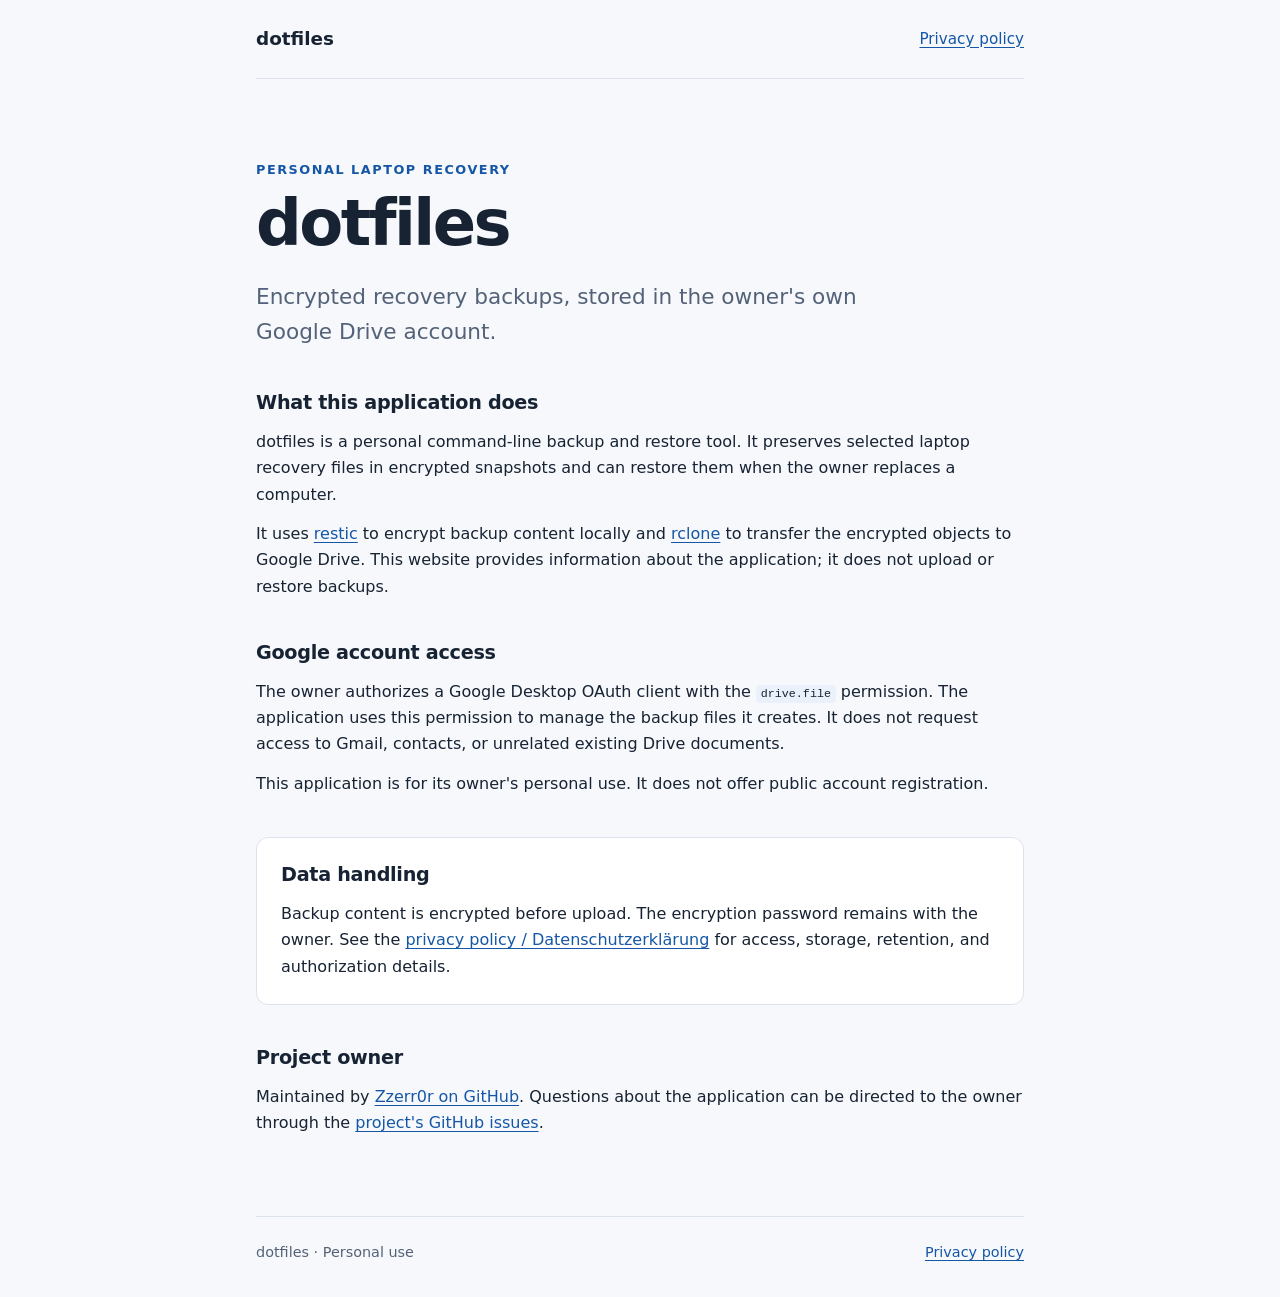
<file: index.html>
<!doctype html>
<html lang="en">
<head>
  <meta charset="utf-8">
  <meta name="viewport" content="width=device-width, initial-scale=1">
  <meta name="description" content="dotfiles is a personal tool for storing and restoring encrypted laptop recovery backups in its owner's Google Drive account.">
  <title>dotfiles — personal laptop recovery</title>
  <link rel="stylesheet" href="assets/site.css">
</head>
<body>
  <a class="skip-link" href="#main">Skip to content</a>
  <header class="site-header">
    <a class="wordmark" href="./" aria-current="page">dotfiles</a>
    <nav aria-label="Main navigation"><a href="privacy/">Privacy policy</a></nav>
  </header>
  <main id="main">
    <p class="eyebrow">Personal laptop recovery</p>
    <h1>dotfiles</h1>
    <p class="lead">Encrypted recovery backups, stored in the owner's own Google Drive account.</p>
    <section aria-labelledby="about">
      <h2 id="about">What this application does</h2>
      <p>dotfiles is a personal command-line backup and restore tool. It preserves selected laptop recovery files in encrypted snapshots and can restore them when the owner replaces a computer.</p>
      <p>It uses <a href="https://restic.net/">restic</a> to encrypt backup content locally and <a href="https://rclone.org/">rclone</a> to transfer the encrypted objects to Google Drive. This website provides information about the application; it does not upload or restore backups.</p>
    </section>
    <section aria-labelledby="access">
      <h2 id="access">Google account access</h2>
      <p>The owner authorizes a Google Desktop OAuth client with the <code>drive.file</code> permission. The application uses this permission to manage the backup files it creates. It does not request access to Gmail, contacts, or unrelated existing Drive documents.</p>
      <p>This application is for its owner's personal use. It does not offer public account registration.</p>
    </section>
    <section class="callout" aria-labelledby="privacy">
      <h2 id="privacy">Data handling</h2>
      <p>Backup content is encrypted before upload. The encryption password remains with the owner. See the <a href="privacy/">privacy policy / Datenschutzerklärung</a> for access, storage, retention, and authorization details.</p>
    </section>
    <section aria-labelledby="contact">
      <h2 id="contact">Project owner</h2>
      <p>Maintained by <a href="https://github.com/Zzerr0r">Zzerr0r on GitHub</a>. Questions about the application can be directed to the owner through the <a href="https://github.com/Zzerr0r/dotfiles-pages/issues">project's GitHub issues</a>.</p>
    </section>
  </main>
  <footer><span>dotfiles · Personal use</span><a href="privacy/">Privacy policy</a></footer>
</body>
</html>
</file>
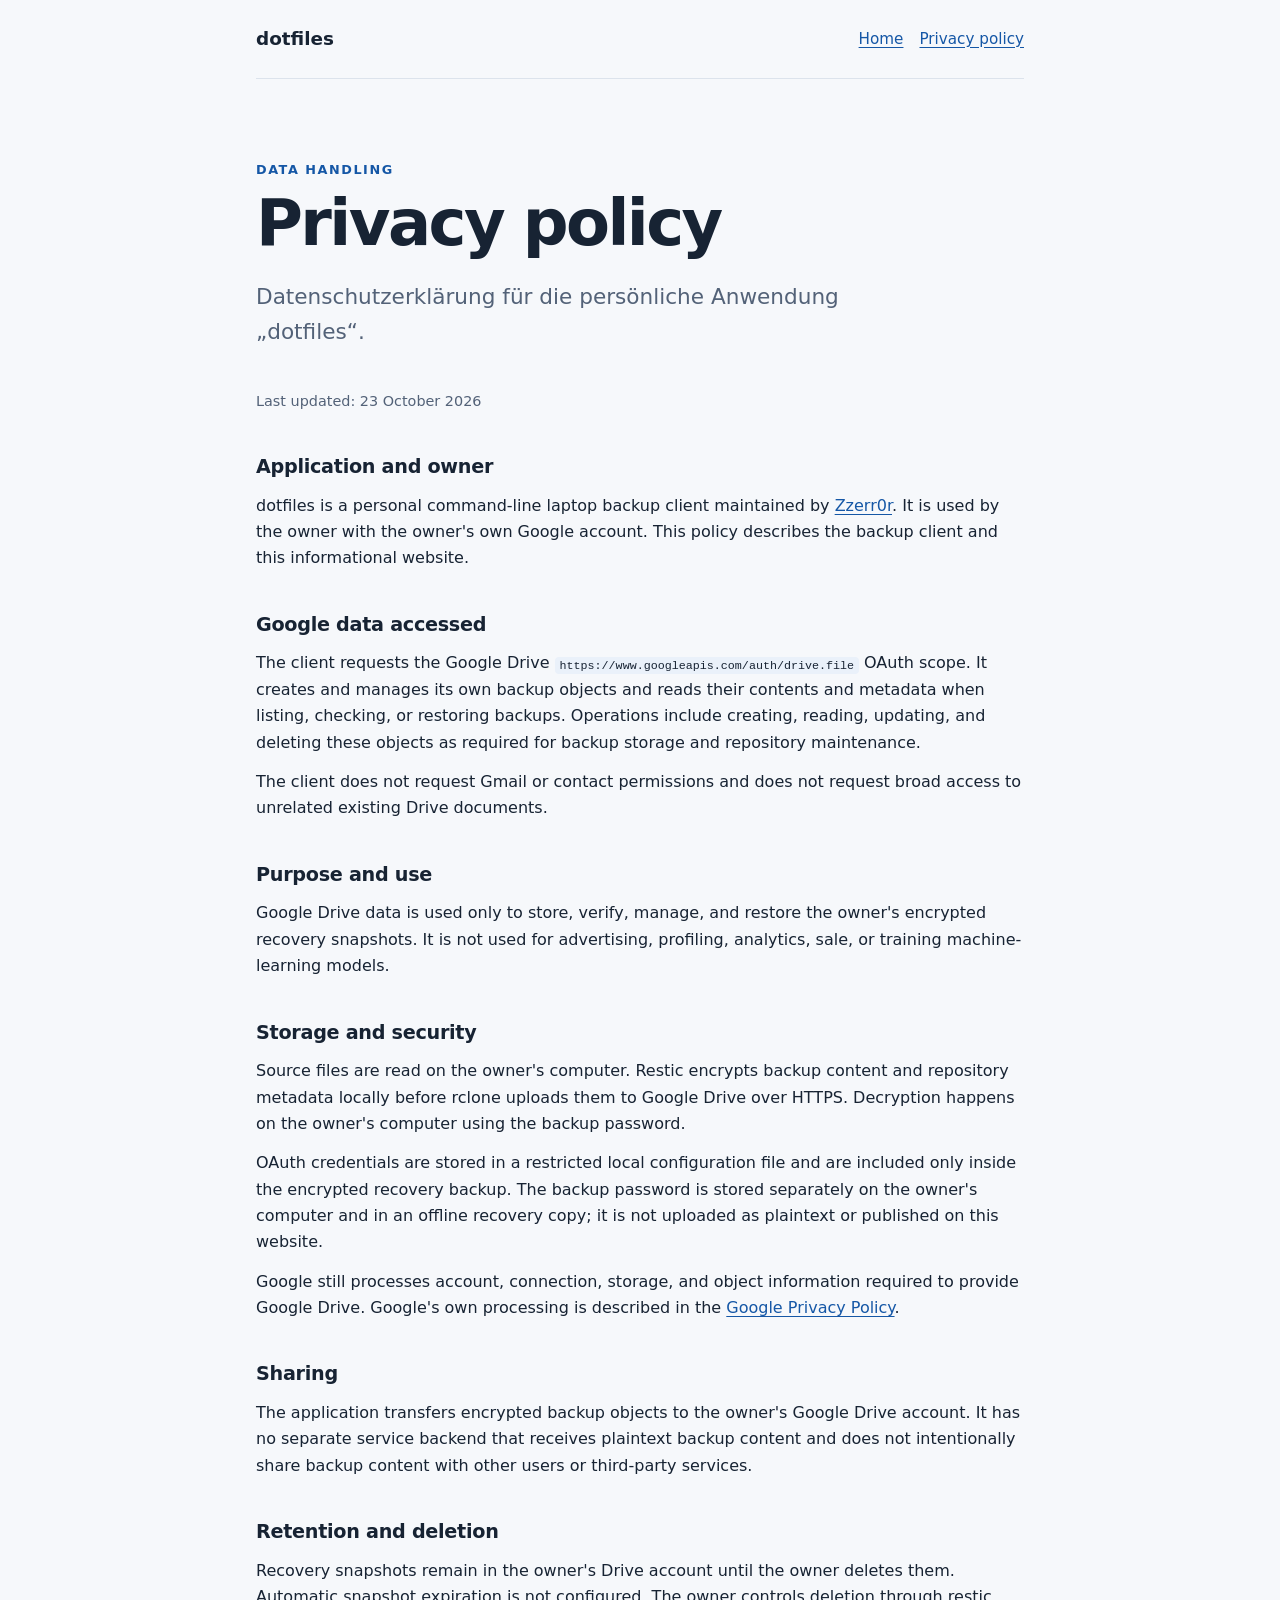
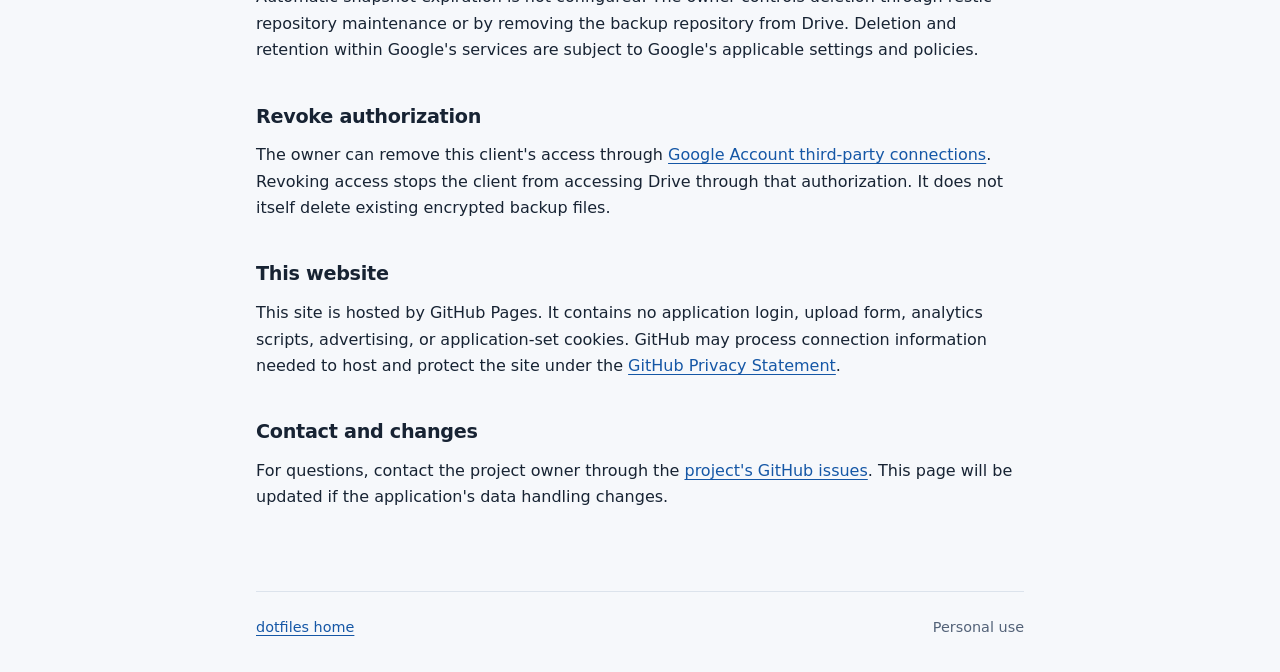
<file: privacy/index.html>
<!doctype html>
<html lang="en">
<head>
  <meta charset="utf-8">
  <meta name="viewport" content="width=device-width, initial-scale=1">
  <meta name="description" content="How the dotfiles personal backup client accesses, uses, stores, and retains Google Drive data.">
  <title>Privacy policy — dotfiles</title>
  <link rel="stylesheet" href="../assets/site.css">
</head>
<body>
  <a class="skip-link" href="#main">Skip to content</a>
  <header class="site-header">
    <a class="wordmark" href="../">dotfiles</a>
    <nav aria-label="Main navigation"><a href="../">Home</a><a href="./" aria-current="page">Privacy policy</a></nav>
  </header>
  <main id="main">
    <p class="eyebrow">Data handling</p>
    <h1>Privacy policy</h1>
    <p class="lead" lang="de">Datenschutzerklärung für die persönliche Anwendung „dotfiles“.</p>
    <p class="updated">Last updated: <time datetime="2026-10-23">23 October 2026</time></p>
    <section aria-labelledby="operator">
      <h2 id="operator">Application and owner</h2>
      <p>dotfiles is a personal command-line laptop backup client maintained by <a href="https://github.com/Zzerr0r">Zzerr0r</a>. It is used by the owner with the owner's own Google account. This policy describes the backup client and this informational website.</p>
    </section>
    <section aria-labelledby="google-data">
      <h2 id="google-data">Google data accessed</h2>
      <p>The client requests the Google Drive <code>https://www.googleapis.com/auth/drive.file</code> OAuth scope. It creates and manages its own backup objects and reads their contents and metadata when listing, checking, or restoring backups. Operations include creating, reading, updating, and deleting these objects as required for backup storage and repository maintenance.</p>
      <p>The client does not request Gmail or contact permissions and does not request broad access to unrelated existing Drive documents.</p>
    </section>
    <section aria-labelledby="use">
      <h2 id="use">Purpose and use</h2>
      <p>Google Drive data is used only to store, verify, manage, and restore the owner's encrypted recovery snapshots. It is not used for advertising, profiling, analytics, sale, or training machine-learning models.</p>
    </section>
    <section aria-labelledby="storage">
      <h2 id="storage">Storage and security</h2>
      <p>Source files are read on the owner's computer. Restic encrypts backup content and repository metadata locally before rclone uploads them to Google Drive over HTTPS. Decryption happens on the owner's computer using the backup password.</p>
      <p>OAuth credentials are stored in a restricted local configuration file and are included only inside the encrypted recovery backup. The backup password is stored separately on the owner's computer and in an offline recovery copy; it is not uploaded as plaintext or published on this website.</p>
      <p>Google still processes account, connection, storage, and object information required to provide Google Drive. Google's own processing is described in the <a href="https://policies.google.com/privacy">Google Privacy Policy</a>.</p>
    </section>
    <section aria-labelledby="sharing">
      <h2 id="sharing">Sharing</h2>
      <p>The application transfers encrypted backup objects to the owner's Google Drive account. It has no separate service backend that receives plaintext backup content and does not intentionally share backup content with other users or third-party services.</p>
    </section>
    <section aria-labelledby="retention">
      <h2 id="retention">Retention and deletion</h2>
      <p>Recovery snapshots remain in the owner's Drive account until the owner deletes them. Automatic snapshot expiration is not configured. The owner controls deletion through restic repository maintenance or by removing the backup repository from Drive. Deletion and retention within Google's services are subject to Google's applicable settings and policies.</p>
    </section>
    <section aria-labelledby="authorization">
      <h2 id="authorization">Revoke authorization</h2>
      <p>The owner can remove this client's access through <a href="https://myaccount.google.com/connections">Google Account third-party connections</a>. Revoking access stops the client from accessing Drive through that authorization. It does not itself delete existing encrypted backup files.</p>
    </section>
    <section aria-labelledby="website">
      <h2 id="website">This website</h2>
      <p>This site is hosted by GitHub Pages. It contains no application login, upload form, analytics scripts, advertising, or application-set cookies. GitHub may process connection information needed to host and protect the site under the <a href="https://docs.github.com/en/site-policy/privacy-policies/github-general-privacy-statement">GitHub Privacy Statement</a>.</p>
    </section>
    <section aria-labelledby="contact">
      <h2 id="contact">Contact and changes</h2>
      <p>For questions, contact the project owner through the <a href="https://github.com/Zzerr0r/dotfiles-pages/issues">project's GitHub issues</a>. This page will be updated if the application's data handling changes.</p>
    </section>
  </main>
  <footer><a href="../">dotfiles home</a><span>Personal use</span></footer>
</body>
</html>
</file>
<file: assets/site.css>
:root {
  color-scheme: light dark;
  --background: #f6f8fb;
  --surface: #ffffff;
  --text: #172333;
  --muted: #536278;
  --link: #1557a6;
  --border: #dce3ec;
  --tint: #eaf1fa;
  font-family: ui-sans-serif, system-ui, -apple-system, "Segoe UI", sans-serif;
  line-height: 1.65;
}
* { box-sizing: border-box; }
body { margin: 0; background: var(--background); color: var(--text); }
a { color: var(--link); text-underline-offset: 0.18em; }
a:hover { text-decoration-thickness: 0.14em; }
a:focus-visible { outline: 3px solid var(--link); outline-offset: 4px; }
.site-header, main, footer { width: min(100% - 2.5rem, 48rem); margin-inline: auto; }
.site-header { display: flex; align-items: center; justify-content: space-between; gap: 1rem; padding-block: 1.5rem; border-bottom: 1px solid var(--border); }
.wordmark { font-weight: 750; font-size: 1.15rem; color: var(--text); text-decoration: none; }
nav { display: flex; flex-wrap: wrap; gap: 1rem; font-size: 0.95rem; }
main { padding-block: clamp(2.5rem, 7vw, 5rem); }
.eyebrow { margin: 0 0 0.5rem; color: var(--link); font-size: 0.8rem; font-weight: 700; letter-spacing: 0.12em; text-transform: uppercase; }
h1 { margin: 0; font-size: clamp(2.4rem, 7vw, 4rem); line-height: 1.1; letter-spacing: -0.04em; overflow-wrap: anywhere; }
.lead { margin: 1.25rem 0 2.5rem; max-width: 42rem; color: var(--muted); font-size: clamp(1.12rem, 2.8vw, 1.35rem); }
h2 { margin: 0 0 0.65rem; font-size: 1.2rem; line-height: 1.35; letter-spacing: -0.015em; }
section { margin-top: 2.5rem; }
p { margin: 0.8rem 0 0; }
code { overflow-wrap: anywhere; font-size: 0.9em; padding: 0.12rem 0.3rem; border-radius: 0.25rem; background: var(--tint); }
.callout { padding: 1.5rem; background: var(--surface); border: 1px solid var(--border); border-radius: 0.75rem; }
.updated { color: var(--muted); font-size: 0.9rem; }
footer { display: flex; flex-wrap: wrap; justify-content: space-between; gap: 0.75rem; padding-block: 1.5rem 2rem; border-top: 1px solid var(--border); color: var(--muted); font-size: 0.9rem; }
.skip-link { position: fixed; top: 0.5rem; left: 0.5rem; padding: 0.75rem 1rem; background: var(--surface); transform: translateY(-200%); z-index: 1; }
.skip-link:focus { transform: translateY(0); }
@media (prefers-color-scheme: dark) {
  :root { --background: #111923; --surface: #192330; --text: #e5edf7; --muted: #a8b8cd; --link: #91bfff; --border: #304155; --tint: #243650; }
}
@media (max-width: 400px) {
  .site-header { align-items: flex-start; }
  nav { flex-direction: column; gap: 0.3rem; }
}
</file>
